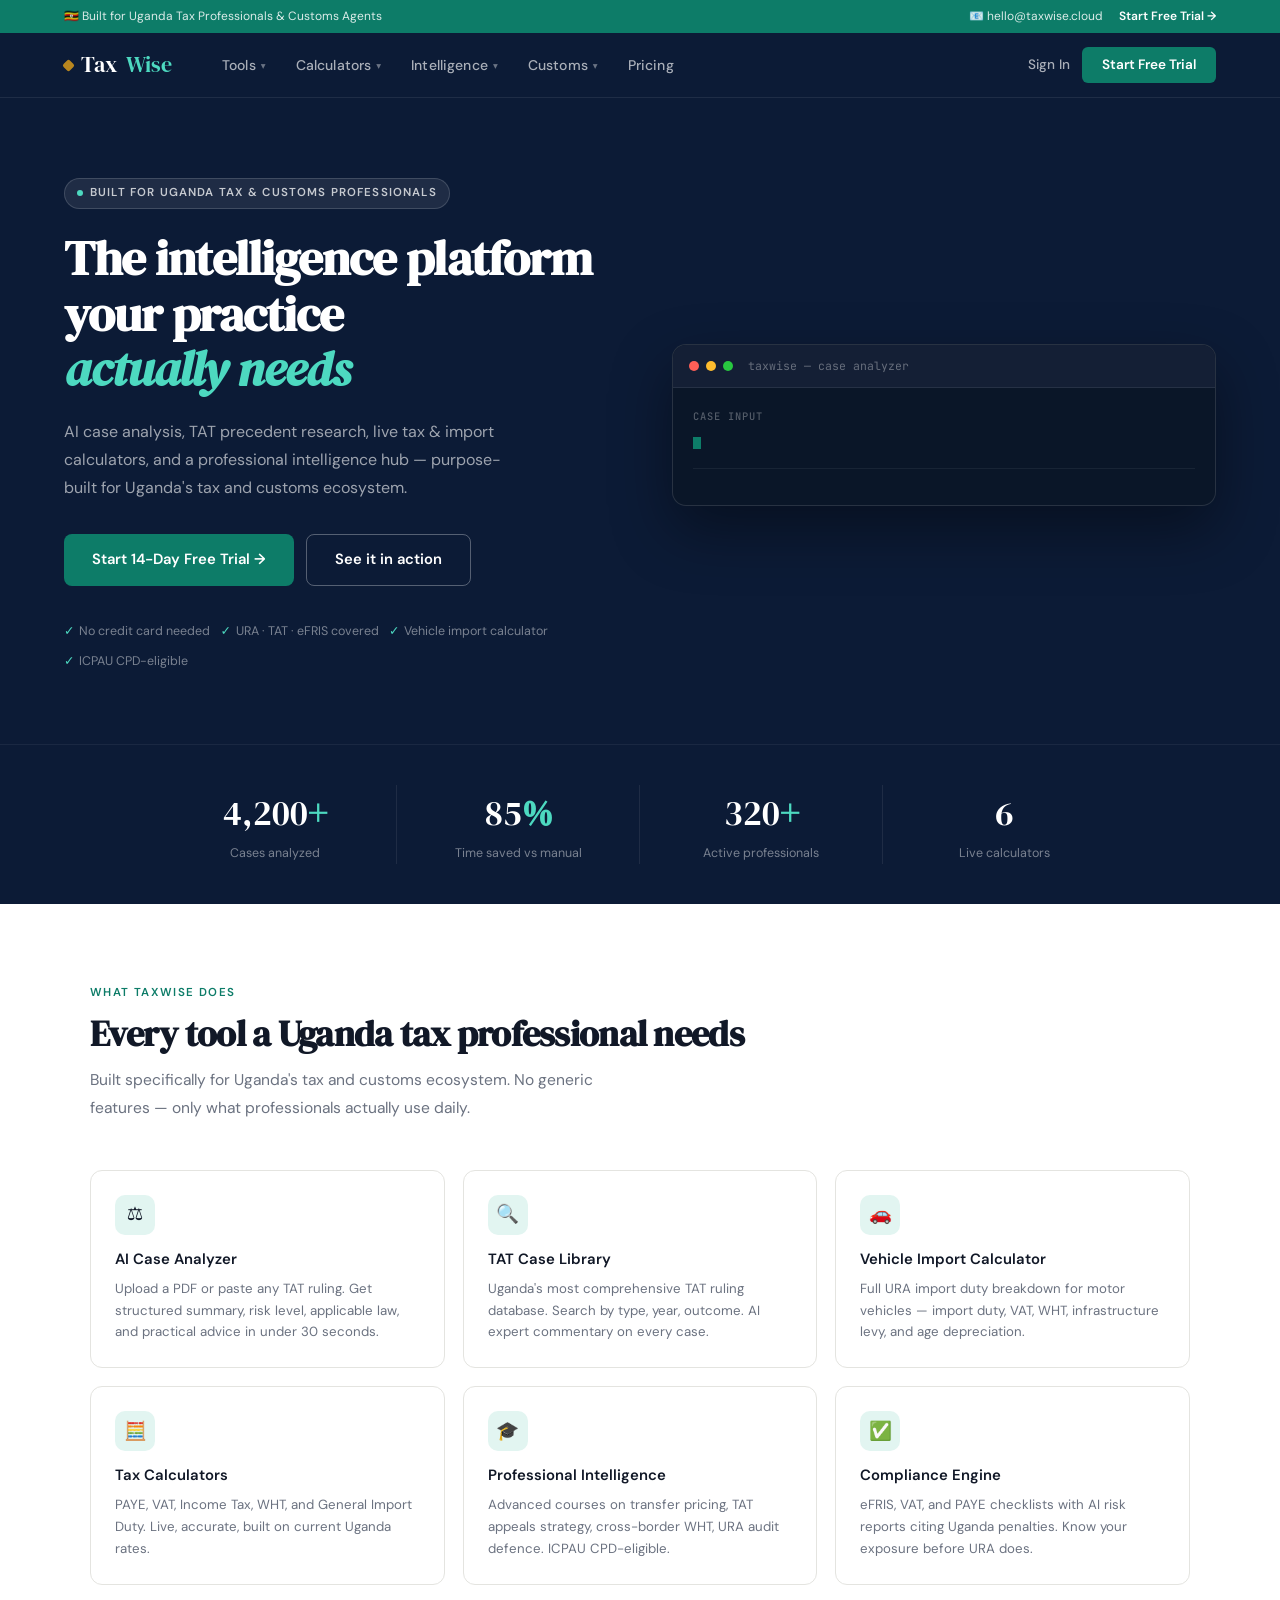
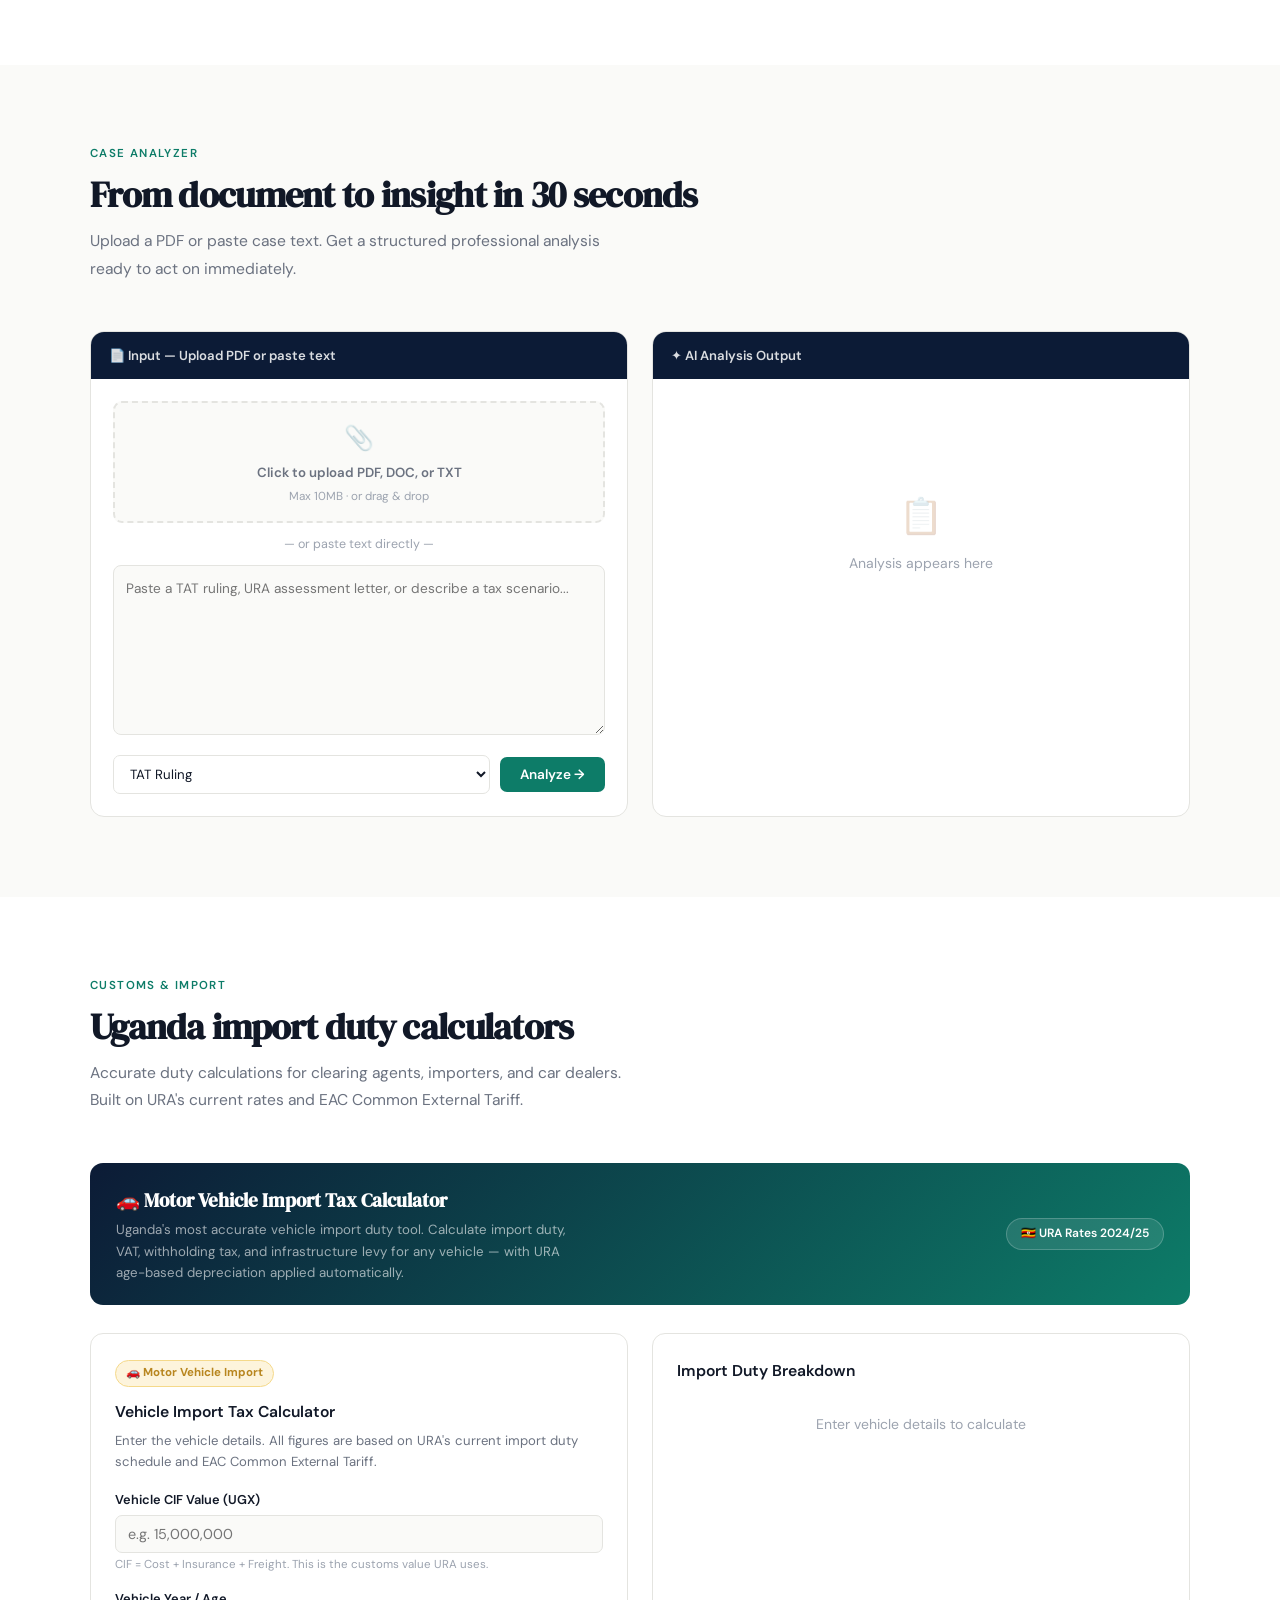
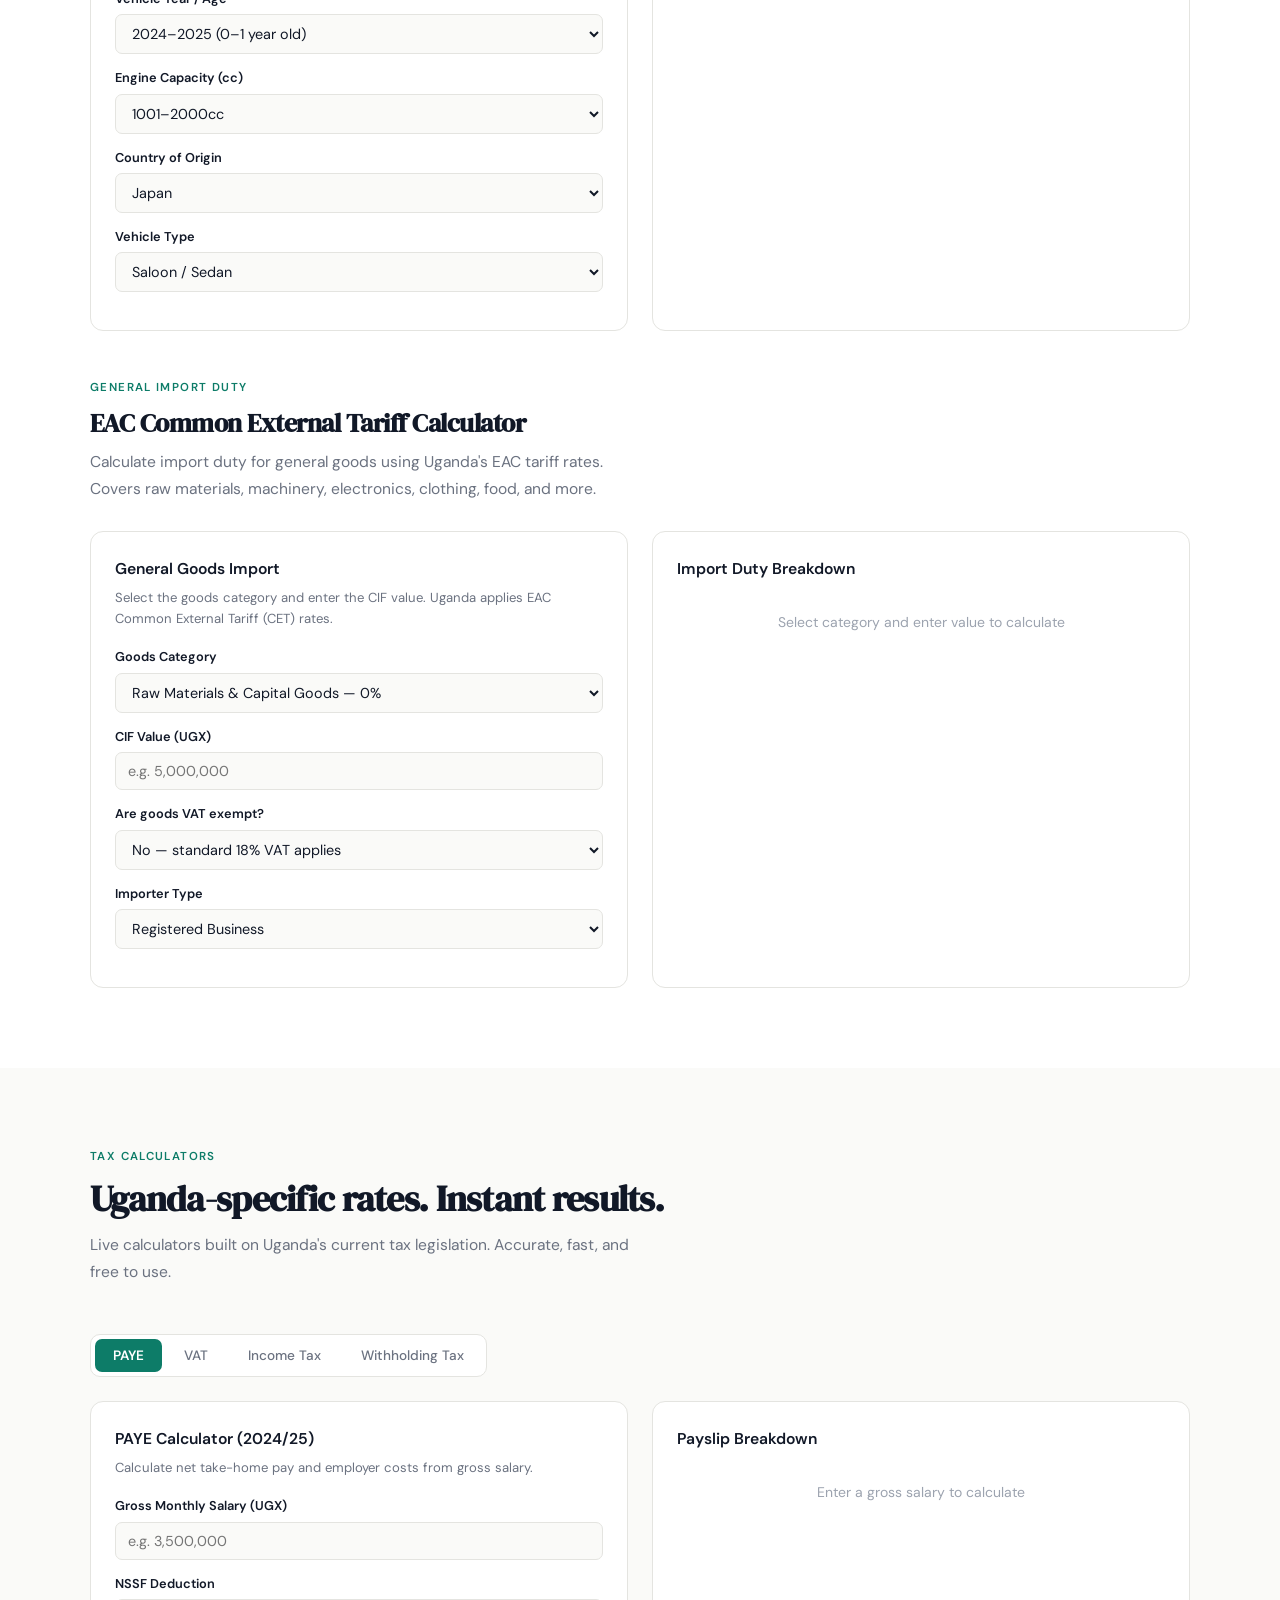
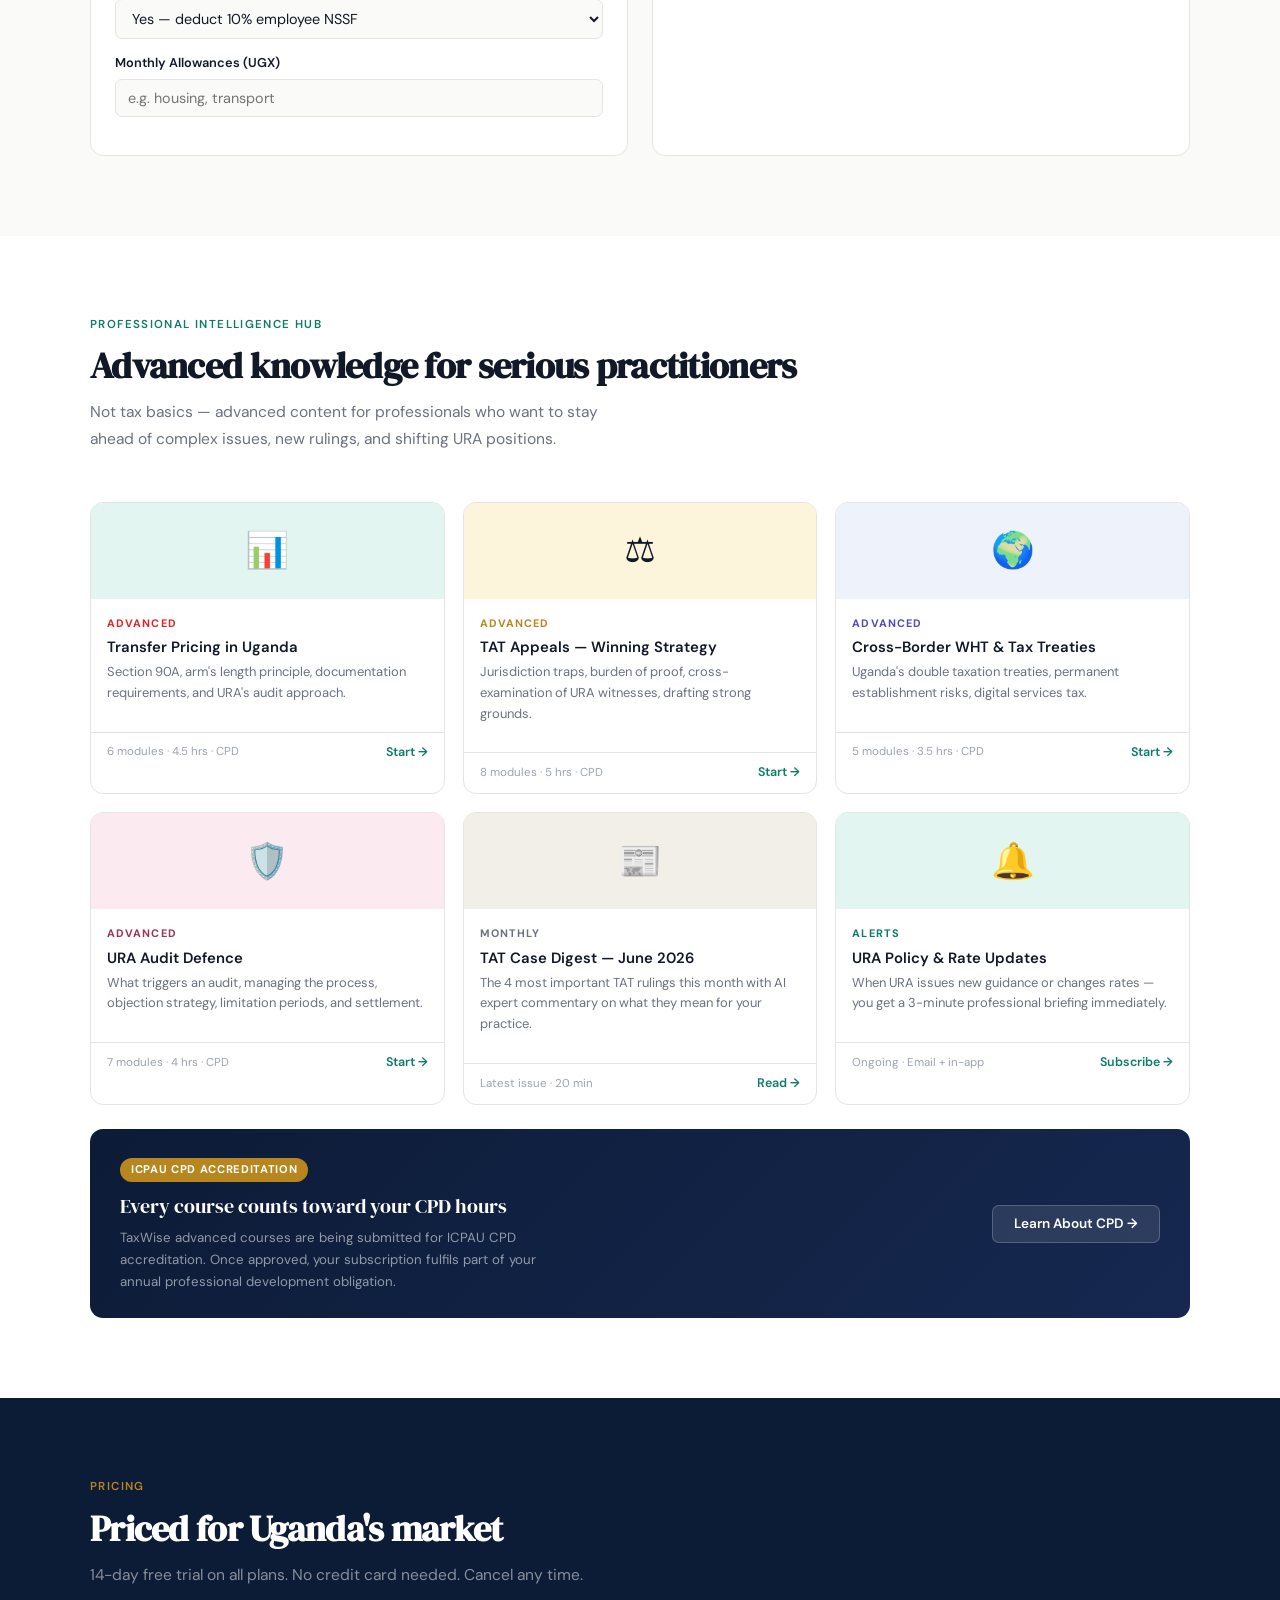
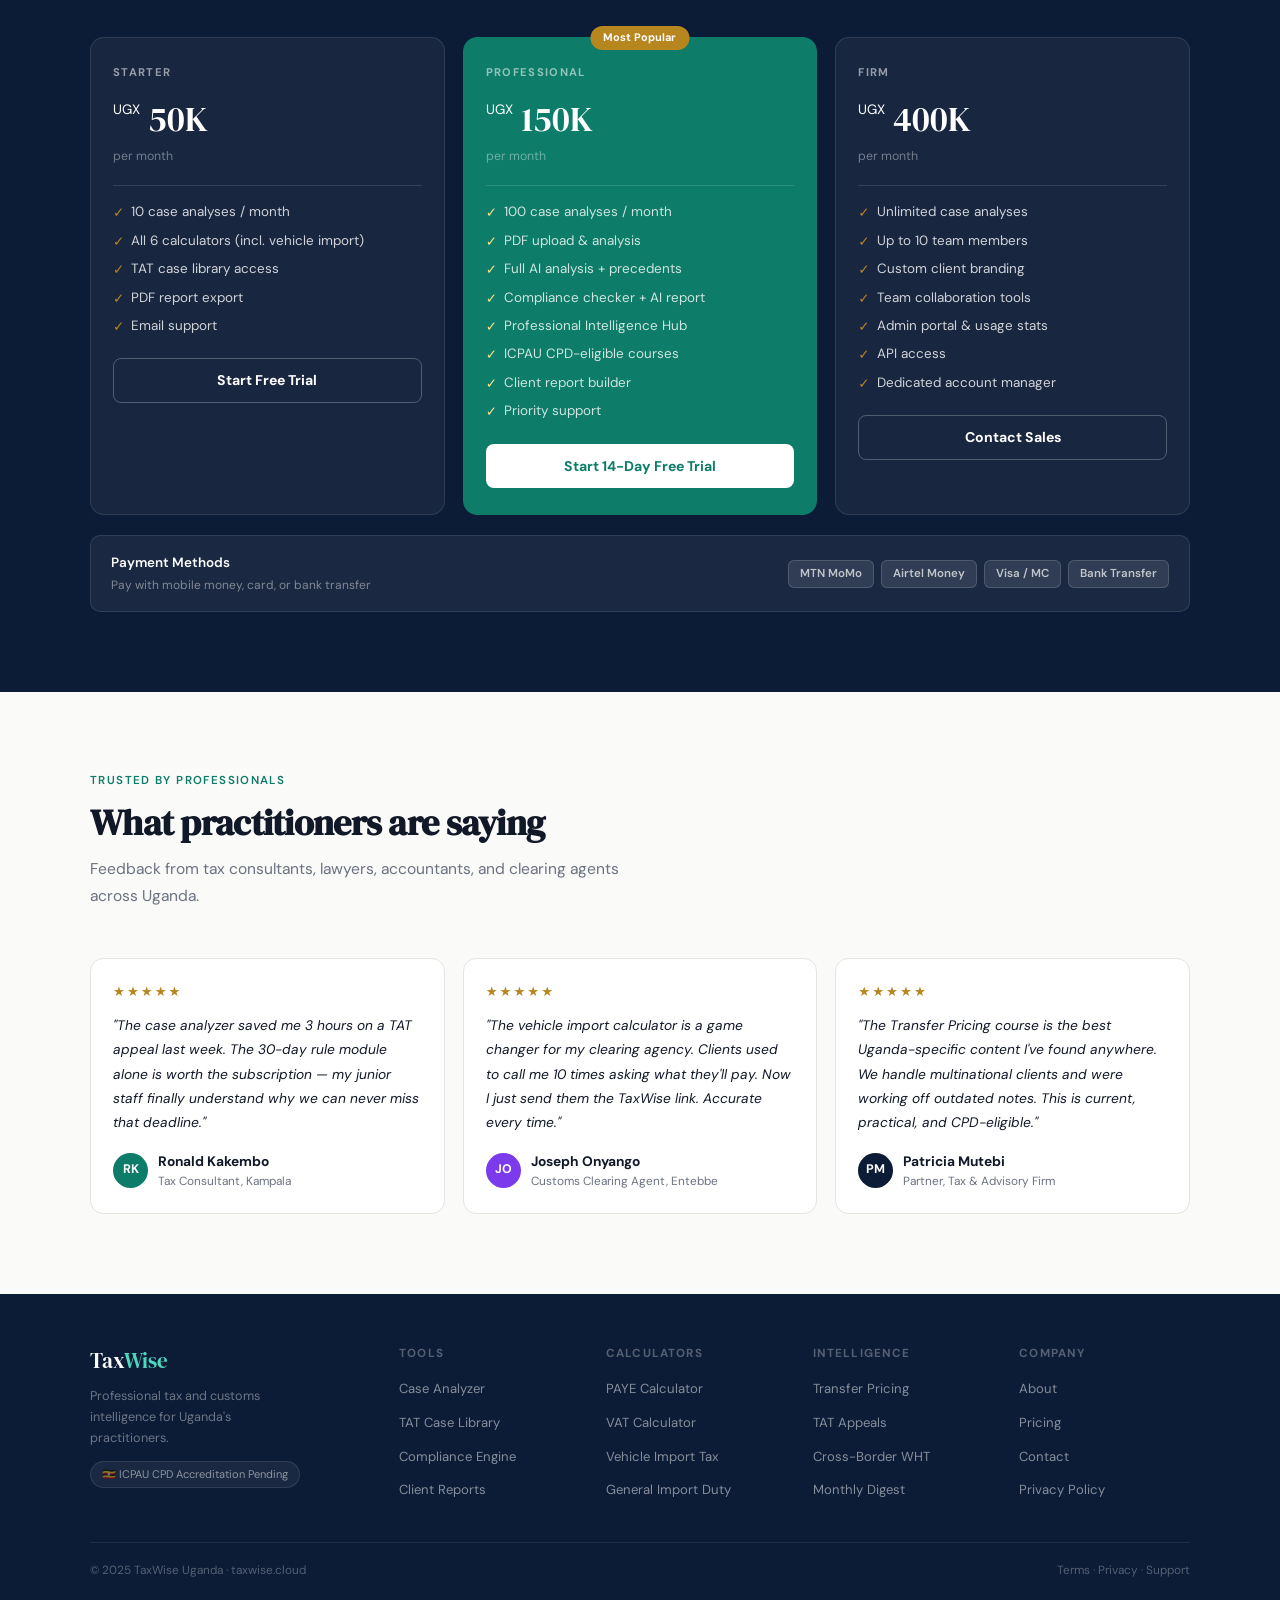
<file: index.html>
<!DOCTYPE html>
<html lang="en">
<head>
<meta charset="UTF-8"/>
<meta name="viewport" content="width=device-width,initial-scale=1.0"/>
<title>TaxWise Uganda — Professional Tax Intelligence Platform</title>
<link rel="preconnect" href="https://fonts.googleapis.com"/>
<link href="https://fonts.googleapis.com/css2?family=DM+Serif+Display:ital@0;1&family=DM+Sans:wght@300;400;500;600&family=JetBrains+Mono:wght@400;500&display=swap" rel="stylesheet"/>
<style>
*,*::before,*::after{box-sizing:border-box;margin:0;padding:0}
:root{
  --navy:#0C1B36;--navy2:#162444;
  --ink:#111827;--slate:#6B7280;--slate2:#9CA3AF;
  --warm:#FAFAF8;--white:#FFFFFF;
  --teal:#0D7C68;--teal2:#0a6356;--teal-l:#E2F5F1;--teal-m:#B6E5DC;
  --gold:#B8861F;--gold-l:#FDF4DC;--gold-m:#F5D98A;
  --border:#E4E4E0;--border2:#D1D5DB;
  --red:#DC2626;--red-l:#FEE2E2;
  --green:#16A34A;--green-l:#DCFCE7;
  --ff-serif:'DM Serif Display',Georgia,serif;
  --ff-sans:'DM Sans',system-ui,sans-serif;
  --ff-mono:'JetBrains Mono',monospace;
}
html{scroll-behavior:smooth}
body{font-family:var(--ff-sans);background:var(--warm);color:var(--ink);line-height:1.6;-webkit-font-smoothing:antialiased}

/* ══ TOP BAR ══ */
.topbar{background:var(--teal);padding:7px 5%;display:flex;align-items:center;justify-content:space-between;font-size:.75rem;color:rgba(255,255,255,.85)}
.topbar a{color:var(--white);text-decoration:none;font-weight:600}
.topbar-right{display:flex;gap:16px;align-items:center}

/* ══ MEGA NAV ══ */
.nav-wrap{background:var(--navy);border-bottom:1px solid rgba(255,255,255,.08);position:sticky;top:0;z-index:300}
.nav-main{max-width:1280px;margin:0 auto;padding:0 5%;display:flex;align-items:center;height:64px;gap:0}
.logo{font-family:var(--ff-serif);font-size:1.4rem;color:var(--white);display:flex;align-items:center;gap:8px;text-decoration:none;margin-right:36px;flex-shrink:0}
.logo-gem{width:9px;height:9px;background:var(--gold);border-radius:2px;transform:rotate(45deg);flex-shrink:0}
.logo span{color:#4DD9C0}
.nav-items{display:flex;align-items:center;flex:1;gap:2px}
.nav-item{position:relative}
.nav-link{display:flex;align-items:center;gap:5px;padding:0 14px;height:64px;color:rgba(255,255,255,.65);font-size:.875rem;font-weight:500;text-decoration:none;transition:color .2s;border:none;background:transparent;cursor:pointer;font-family:var(--ff-sans);letter-spacing:.01em;white-space:nowrap}
.nav-link:hover,.nav-link.active{color:var(--white)}
.nav-link .chevron{font-size:.6rem;transition:transform .2s;opacity:.6}
.nav-item:hover .chevron{transform:rotate(180deg)}
.nav-item:hover > .nav-link{color:var(--white)}
.nav-item:hover > .nav-link::after{content:'';position:absolute;bottom:0;left:0;right:0;height:2px;background:var(--teal)}

/* Dropdown */
.dropdown{position:absolute;top:100%;left:0;background:var(--white);border-radius:0 0 12px 12px;box-shadow:0 16px 48px rgba(0,0,0,.18);min-width:280px;opacity:0;visibility:hidden;transform:translateY(-6px);transition:all .18s;z-index:400;border-top:2px solid var(--teal)}
.nav-item:hover .dropdown{opacity:1;visibility:visible;transform:translateY(0)}
.dropdown-inner{padding:16px}
.dd-section{margin-bottom:14px}
.dd-section:last-child{margin-bottom:0}
.dd-label{font-size:.68rem;font-weight:700;text-transform:uppercase;letter-spacing:.1em;color:var(--slate2);padding:0 10px;margin-bottom:6px}
.dd-item{display:flex;align-items:flex-start;gap:10px;padding:8px 10px;border-radius:8px;text-decoration:none;transition:background .15s;cursor:pointer}
.dd-item:hover{background:var(--warm)}
.dd-icon{width:32px;height:32px;border-radius:8px;display:flex;align-items:center;justify-content:center;font-size:1rem;flex-shrink:0}
.dd-text{flex:1}
.dd-title{font-size:.85rem;font-weight:600;color:var(--ink);margin-bottom:1px}
.dd-desc{font-size:.75rem;color:var(--slate);line-height:1.4}
.dd-divider{height:1px;background:var(--border);margin:10px 0}

/* Wide dropdown for calculators */
.dropdown.wide{min-width:520px;left:50%;transform:translateX(-50%) translateY(-6px)}
.nav-item:hover .dropdown.wide{transform:translateX(-50%) translateY(0)}
.wide-grid{display:grid;grid-template-columns:1fr 1fr;gap:4px}

/* Nav right */
.nav-right{display:flex;align-items:center;gap:12px;margin-left:auto}
.nav-login{color:rgba(255,255,255,.65);font-size:.85rem;font-weight:500;text-decoration:none;transition:color .2s}
.nav-login:hover{color:var(--white)}
.nav-cta{background:var(--teal);color:var(--white);padding:.45rem 1.25rem;border-radius:6px;font-size:.85rem;font-weight:600;text-decoration:none;transition:background .2s;white-space:nowrap}
.nav-cta:hover{background:var(--teal2)}

/* Mobile hamburger */
.hamburger{display:none;flex-direction:column;gap:5px;cursor:pointer;padding:8px;background:none;border:none;margin-left:auto}
.hamburger span{display:block;width:22px;height:2px;background:rgba(255,255,255,.7);border-radius:2px;transition:all .2s}
.mobile-menu{display:none;background:var(--navy);border-top:1px solid rgba(255,255,255,.08);padding:16px 5%}
.mobile-menu.open{display:block}
.mobile-link{display:block;padding:10px 0;color:rgba(255,255,255,.7);text-decoration:none;font-size:.9rem;font-weight:500;border-bottom:1px solid rgba(255,255,255,.06)}
.mobile-link:last-child{border-bottom:none}

/* ══ HERO ══ */
.hero-wrap{background:var(--navy)}
.hero{max-width:1280px;margin:0 auto;padding:80px 5% 72px;display:grid;grid-template-columns:1fr 1fr;gap:64px;align-items:center}
.hero-eyebrow{display:inline-flex;align-items:center;gap:7px;background:rgba(255,255,255,.08);border:1px solid rgba(255,255,255,.15);color:rgba(255,255,255,.75);font-size:.72rem;font-weight:600;letter-spacing:.1em;text-transform:uppercase;padding:5px 12px;border-radius:20px;margin-bottom:22px}
.hero-eyebrow::before{content:'';width:6px;height:6px;background:#4DD9C0;border-radius:50%;display:inline-block}
.hero h1{font-family:var(--ff-serif);font-size:clamp(2.1rem,3.8vw,3.4rem);color:var(--white);line-height:1.15;margin-bottom:20px;letter-spacing:-.02em}
.hero h1 em{font-style:italic;color:#4DD9C0}
.hero-sub{color:rgba(255,255,255,.6);font-size:1rem;line-height:1.75;margin-bottom:32px;max-width:460px}
.hero-btns{display:flex;gap:12px;flex-wrap:wrap;margin-bottom:36px}
.btn-hero{background:var(--teal);color:var(--white);padding:.8rem 1.75rem;border-radius:8px;font-weight:600;font-size:.925rem;text-decoration:none;transition:all .2s;border:none;cursor:pointer;display:inline-flex;align-items:center;gap:7px;font-family:var(--ff-sans)}
.btn-hero:hover{background:var(--teal2);transform:translateY(-1px)}
.btn-ghost{background:transparent;color:var(--white);padding:.8rem 1.75rem;border-radius:8px;font-weight:600;font-size:.925rem;text-decoration:none;border:1px solid rgba(255,255,255,.3);transition:all .2s}
.btn-ghost:hover{background:rgba(255,255,255,.08)}
.hero-trust{display:flex;align-items:center;gap:10px;font-size:.78rem;color:rgba(255,255,255,.45);flex-wrap:wrap}
.hero-trust span{display:flex;align-items:center;gap:5px}
.hero-trust span::before{content:'✓';color:#4DD9C0}

/* Terminal card */
.hero-card{background:#0a1628;border:1px solid rgba(255,255,255,.12);border-radius:14px;overflow:hidden;box-shadow:0 24px 60px rgba(0,0,0,.4)}
.t-bar{background:#141f35;border-bottom:1px solid rgba(255,255,255,.08);padding:12px 16px;display:flex;align-items:center;gap:7px}
.t-dot{width:10px;height:10px;border-radius:50%}
.t-dot.r{background:#FF5F57}.t-dot.y{background:#FEBC2E}.t-dot.g{background:#28C840}
.t-label-bar{margin-left:8px;font-family:var(--ff-mono);font-size:.72rem;color:rgba(255,255,255,.35)}
.t-body{padding:20px}
.t-label{font-family:var(--ff-mono);font-size:.65rem;font-weight:500;letter-spacing:.1em;text-transform:uppercase;color:rgba(255,255,255,.3);margin-bottom:6px}
.t-input{font-family:var(--ff-mono);font-size:.78rem;color:rgba(255,255,255,.7);line-height:1.65;margin-bottom:16px;border-bottom:1px solid rgba(255,255,255,.06);padding-bottom:16px}
.t-cursor{display:inline-block;width:8px;height:1em;background:var(--teal);vertical-align:text-bottom;animation:blink 1s step-end infinite}
@keyframes blink{50%{opacity:0}}
.t-analyzing{display:flex;align-items:center;gap:8px;font-size:.75rem;color:var(--teal);font-family:var(--ff-mono);margin-bottom:14px}
.t-spin{animation:spin .7s linear infinite;display:inline-block}
@keyframes spin{to{transform:rotate(360deg)}}
.t-result{display:none}
.t-result.show{display:block}
.t-sec{margin-bottom:12px}
.t-sec-title{font-size:.65rem;font-weight:600;letter-spacing:.1em;text-transform:uppercase;color:var(--teal);margin-bottom:4px;font-family:var(--ff-mono)}
.t-sec p{font-size:.8rem;color:rgba(255,255,255,.75);line-height:1.6}
.t-verdict{background:rgba(184,134,31,.12);border-left:3px solid var(--gold);padding:9px 12px;border-radius:0 6px 6px 0;font-size:.8rem;color:rgba(255,255,255,.8);margin-bottom:12px}
.t-tags{display:flex;gap:5px;flex-wrap:wrap}
.t-tag{font-size:.68rem;font-weight:600;padding:3px 8px;border-radius:12px;background:rgba(13,124,104,.2);color:#4DD9C0;border:1px solid rgba(13,124,104,.3);font-family:var(--ff-mono)}
.risk-high{background:rgba(220,38,38,.15);color:#FCA5A5;border:1px solid rgba(220,38,38,.25);font-size:.7rem;font-weight:700;padding:3px 10px;border-radius:12px;display:inline-block}

/* ══ STATS ══ */
.stats-wrap{background:var(--navy);border-top:1px solid rgba(255,255,255,.06)}
.stats-band{max-width:1100px;margin:0 auto;padding:40px 5%;display:grid;grid-template-columns:repeat(4,1fr)}
.stat-item{padding:0 20px;text-align:center;border-right:1px solid rgba(255,255,255,.08)}
.stat-item:last-child{border-right:none}
.stat-num{font-family:var(--ff-serif);font-size:2.2rem;color:var(--white)}
.stat-num b{color:#4DD9C0}
.stat-desc{font-size:.78rem;color:rgba(255,255,255,.45);margin-top:3px}

/* ══ SECTIONS ══ */
section{padding:80px 5%}
.s-inner{max-width:1100px;margin:0 auto}
.s-tag{font-size:.72rem;font-weight:600;color:var(--teal);text-transform:uppercase;letter-spacing:.12em;margin-bottom:10px}
.s-title{font-family:var(--ff-serif);font-size:clamp(1.7rem,2.8vw,2.4rem);color:var(--ink);margin-bottom:12px;line-height:1.2;letter-spacing:-.02em}
.s-sub{color:var(--slate);max-width:540px;line-height:1.75;margin-bottom:48px;font-size:.975rem}

/* ══ FEATURES ══ */
.feat-grid{display:grid;grid-template-columns:repeat(3,1fr);gap:18px}
.feat-card{border:1px solid var(--border);border-radius:12px;padding:24px;background:var(--white);transition:all .2s}
.feat-card:hover{border-color:var(--teal-m);box-shadow:0 4px 20px rgba(13,124,104,.08);transform:translateY(-2px)}
.feat-icon{width:40px;height:40px;background:var(--teal-l);border-radius:10px;display:flex;align-items:center;justify-content:center;font-size:1.15rem;margin-bottom:13px}
.feat-card h3{font-size:.93rem;font-weight:600;color:var(--ink);margin-bottom:6px}
.feat-card p{font-size:.83rem;color:var(--slate);line-height:1.65}

/* ══ PANELS ══ */
.panel{background:var(--white);border:1px solid var(--border);border-radius:14px;overflow:hidden}
.panel-head{background:var(--navy);padding:13px 18px;display:flex;align-items:center;gap:8px;font-size:.82rem;font-weight:600;color:rgba(255,255,255,.85)}
.panel-body{padding:22px}
.analyzer-layout{display:grid;grid-template-columns:1fr 1fr;gap:24px}
textarea.case-input{width:100%;border:1px solid var(--border);border-radius:8px;padding:12px;font-family:var(--ff-sans);font-size:.85rem;color:var(--ink);resize:vertical;min-height:170px;outline:none;background:var(--warm);transition:border-color .2s;line-height:1.6}
textarea.case-input:focus{border-color:var(--teal);background:var(--white)}
.upload-zone{border:2px dashed var(--border);border-radius:9px;padding:16px;text-align:center;cursor:pointer;margin-bottom:12px;transition:all .15s;background:var(--warm)}
.upload-zone:hover{border-color:var(--teal);background:var(--teal-l)}
.or-div{text-align:center;font-size:.78rem;color:var(--slate2);margin:10px 0}
.panel-controls{display:flex;gap:10px;margin-top:12px;align-items:center}
select.ps{flex:1;border:1px solid var(--border);border-radius:7px;padding:9px 12px;font-family:var(--ff-sans);font-size:.83rem;background:var(--white);color:var(--ink);outline:none}
.btn-analyze{background:var(--teal);color:var(--white);border:none;padding:9px 20px;border-radius:7px;font-weight:600;font-size:.85rem;cursor:pointer;transition:background .2s;font-family:var(--ff-sans);display:flex;align-items:center;gap:6px;white-space:nowrap}
.btn-analyze:hover{background:var(--teal2)}
.btn-analyze:disabled{opacity:.55;cursor:not-allowed}
.r-placeholder{display:flex;flex-direction:column;align-items:center;justify-content:center;min-height:260px;color:var(--slate2)}
.r-content{display:none}
.r-content.show{display:block}
.r-sec{margin-bottom:13px}
.r-lbl{font-size:.68rem;font-weight:700;text-transform:uppercase;letter-spacing:.1em;color:var(--teal);margin-bottom:4px}
.r-sec p{font-size:.875rem;color:var(--ink);line-height:1.7}
.verdict-box{border-left:3px solid var(--gold);background:var(--gold-l);padding:10px 13px;border-radius:0 7px 7px 0;font-size:.875rem}
.r-tags{display:flex;gap:6px;flex-wrap:wrap;margin-top:4px}
.r-tag{font-size:.7rem;font-weight:600;padding:3px 9px;border-radius:12px;background:var(--teal-l);color:var(--teal2);border:1px solid var(--teal-m)}
.risk-row{display:flex;align-items:center;gap:8px;margin-top:6px}
.rp{font-size:.72rem;font-weight:700;padding:3px 10px;border-radius:20px;text-transform:uppercase}
.rp-high{background:var(--red-l);color:var(--red)}
.rp-med{background:var(--gold-l);color:var(--gold)}
.rp-low{background:var(--teal-l);color:var(--teal)}
.dl-btn{display:inline-flex;align-items:center;gap:6px;background:var(--warm);border:1px solid var(--border);color:var(--ink);padding:7px 14px;border-radius:7px;font-size:.8rem;font-weight:600;cursor:pointer;transition:all .15s;margin-top:12px;font-family:var(--ff-sans)}
.dl-btn:hover{border-color:var(--teal);color:var(--teal)}

/* ══ CALCULATORS ══ */
.calc-tabs{display:flex;gap:4px;background:var(--white);border:1px solid var(--border);border-radius:10px;padding:4px;margin-bottom:24px;flex-wrap:wrap;width:fit-content}
.calc-tab{padding:8px 18px;border-radius:7px;border:none;cursor:pointer;font-family:var(--ff-sans);font-size:.85rem;font-weight:500;color:var(--slate);background:transparent;transition:all .15s;white-space:nowrap}
.calc-tab.active{background:var(--teal);color:var(--white);font-weight:600}
.calc-tab:hover:not(.active){background:var(--warm);color:var(--ink)}
.calc-panel{display:none}
.calc-panel.active{display:grid;grid-template-columns:1fr 1fr;gap:24px}
.calc-form,.calc-result{background:var(--white);border:1px solid var(--border);border-radius:13px;padding:24px}
.calc-form h3,.calc-result h3{font-size:.98rem;font-weight:600;color:var(--ink);margin-bottom:6px}
.calc-desc{font-size:.82rem;color:var(--slate);margin-bottom:18px;line-height:1.6}
.field{margin-bottom:14px}
.field label{display:block;font-size:.8rem;font-weight:600;color:var(--ink);margin-bottom:5px}
.field input,.field select{width:100%;border:1px solid var(--border);border-radius:7px;padding:9px 12px;font-family:var(--ff-sans);font-size:.9rem;outline:none;background:var(--warm);color:var(--ink);transition:border-color .2s}
.field input:focus,.field select:focus{border-color:var(--teal);background:var(--white)}
.field .hint{font-size:.72rem;color:var(--slate2);margin-top:3px}
.rrow{display:flex;justify-content:space-between;align-items:center;padding:8px 0;border-bottom:1px solid var(--border);font-size:.875rem}
.rrow:last-child{border-bottom:none}
.rrow .lbl{color:var(--slate)}
.rrow .val{font-weight:600;color:var(--ink);font-family:var(--ff-mono);font-size:.83rem}
.rrow.total{background:var(--teal-l);border-radius:8px;padding:11px 12px;margin-top:8px;border-bottom:none}
.rrow.total .lbl{color:var(--teal2);font-weight:600}
.rrow.total .val{color:var(--teal);font-size:.98rem;font-weight:700}
.rrow.deduct .val{color:var(--red)}
.rrow.credit .val{color:var(--green)}
.rrow.sub-total{background:var(--warm);border-radius:6px;padding:8px 12px;margin-top:4px;border-bottom:none}
.rrow.sub-total .val{color:var(--navy)}
.calc-note{font-size:.73rem;color:var(--slate2);margin-top:12px;line-height:1.6;border-top:1px solid var(--border);padding-top:10px}
.btn-calc{background:var(--teal);color:var(--white);border:none;padding:10px 22px;border-radius:7px;font-weight:600;font-size:.875rem;cursor:pointer;font-family:var(--ff-sans);width:100%;margin-top:4px;transition:background .2s}
.btn-calc:hover{background:var(--teal2)}
.empty-result{color:var(--slate2);font-size:.875rem;padding:24px 0;text-align:center}

/* Vehicle calc special */
.vehicle-badge{display:inline-flex;align-items:center;gap:6px;background:var(--gold-l);border:1px solid var(--gold-m);color:var(--gold);font-size:.72rem;font-weight:700;padding:3px 10px;border-radius:20px;margin-bottom:12px}
.customs-banner{background:linear-gradient(135deg,#0C1B36 0%,#0D7C68 100%);border-radius:13px;padding:22px 26px;display:flex;align-items:center;justify-content:space-between;gap:20px;margin-bottom:28px}
.cb-text h3{font-family:var(--ff-serif);font-size:1.2rem;color:var(--white);margin-bottom:4px}
.cb-text p{font-size:.83rem;color:rgba(255,255,255,.6);max-width:460px;line-height:1.6}
.cb-badge{background:rgba(255,255,255,.1);border:1px solid rgba(255,255,255,.2);color:var(--white);font-size:.75rem;font-weight:600;padding:5px 14px;border-radius:20px;white-space:nowrap;flex-shrink:0}

/* ══ INTELLIGENCE HUB ══ */
.intel-grid{display:grid;grid-template-columns:repeat(3,1fr);gap:18px;margin-bottom:24px}
.intel-card{border:1px solid var(--border);border-radius:13px;overflow:hidden;cursor:pointer;transition:all .2s}
.intel-card:hover{border-color:var(--teal-m);box-shadow:0 6px 24px rgba(13,124,104,.09);transform:translateY(-2px)}
.intel-thumb{height:96px;display:flex;align-items:center;justify-content:center;font-size:2.2rem}
.intel-body{padding:16px}
.intel-level{font-size:.68rem;font-weight:700;text-transform:uppercase;letter-spacing:.1em;margin-bottom:5px}
.intel-card h4{font-size:.93rem;font-weight:600;color:var(--ink);margin-bottom:5px;line-height:1.35}
.intel-card p{font-size:.81rem;color:var(--slate);line-height:1.6;margin-bottom:12px}
.intel-footer{border-top:1px solid var(--border);padding:10px 16px;display:flex;justify-content:space-between;align-items:center}
.intel-meta{font-size:.72rem;color:var(--slate2)}
.intel-btn{font-size:.78rem;font-weight:600;color:var(--teal);text-decoration:none}
.cpd-banner{background:linear-gradient(135deg,var(--navy) 0%,#162850 100%);border-radius:13px;padding:26px 30px;display:flex;align-items:center;justify-content:space-between;gap:20px}
.cpd-badge{background:var(--gold);color:var(--white);font-size:.7rem;font-weight:700;padding:3px 11px;border-radius:20px;text-transform:uppercase;letter-spacing:.06em;margin-bottom:8px;display:inline-block}
.cpd-title{font-family:var(--ff-serif);font-size:1.25rem;color:var(--white);margin-bottom:5px}
.cpd-sub{font-size:.83rem;color:rgba(255,255,255,.55);line-height:1.65;max-width:460px}
.cpd-btn{background:rgba(255,255,255,.1);border:1px solid rgba(255,255,255,.2);color:var(--white);padding:.6rem 1.3rem;border-radius:7px;font-size:.85rem;font-weight:600;white-space:nowrap;cursor:pointer;font-family:var(--ff-sans)}
.cpd-btn:hover{background:rgba(255,255,255,.18)}

/* ══ PRICING ══ */
.pricing-bg{background:var(--navy)}
.pricing-bg .s-title{color:var(--white)}
.pricing-bg .s-sub{color:rgba(255,255,255,.5)}
.pricing-bg .s-tag{color:var(--gold)}
.price-grid{display:grid;grid-template-columns:repeat(3,1fr);gap:18px}
.price-card{background:rgba(255,255,255,.05);border:1px solid rgba(255,255,255,.1);border-radius:14px;padding:26px 22px;position:relative}
.price-card.pop{background:var(--teal);border-color:var(--teal)}
.pop-badge{position:absolute;top:-12px;left:50%;transform:translateX(-50%);background:var(--gold);color:var(--white);font-size:.68rem;font-weight:700;padding:3px 13px;border-radius:20px;white-space:nowrap}
.price-plan{font-size:.7rem;font-weight:700;letter-spacing:.12em;text-transform:uppercase;color:rgba(255,255,255,.55);margin-bottom:9px}
.price-amount{font-family:var(--ff-serif);font-size:2.2rem;color:var(--white)}
.price-amount sup{font-family:var(--ff-sans);font-size:.85rem;vertical-align:top;margin-top:8px;display:inline-block}
.price-period{font-size:.77rem;color:rgba(255,255,255,.4);margin-bottom:18px}
.price-div{border:none;border-top:1px solid rgba(255,255,255,.12);margin:16px 0}
.price-feats{list-style:none;display:flex;flex-direction:column;gap:8px;margin-bottom:22px}
.price-feats li{font-size:.84rem;color:rgba(255,255,255,.8);display:flex;gap:7px;align-items:flex-start;line-height:1.45}
.price-feats li::before{content:'✓';color:var(--gold);font-weight:700;flex-shrink:0;margin-top:1px}
.price-card.pop .price-feats li::before{color:#FFE08A}
.btn-price{display:block;text-align:center;padding:10px;border-radius:8px;font-weight:700;font-size:.88rem;cursor:pointer;font-family:var(--ff-sans);transition:all .2s;text-decoration:none;border:1.5px solid rgba(255,255,255,.25);color:var(--white);background:transparent}
.btn-price:hover{background:rgba(255,255,255,.1)}
.price-card.pop .btn-price{background:var(--white);color:var(--teal);border-color:transparent}
.payment-row{background:rgba(255,255,255,.06);border:1px solid rgba(255,255,255,.1);border-radius:10px;padding:16px 20px;display:flex;align-items:center;justify-content:space-between;margin-top:20px;flex-wrap:wrap;gap:12px}
.pay-chips{display:flex;gap:7px;flex-wrap:wrap}
.pay-chip{background:rgba(255,255,255,.1);border:1px solid rgba(255,255,255,.15);border-radius:6px;padding:4px 11px;font-size:.72rem;font-weight:600;color:rgba(255,255,255,.7)}

/* ══ TESTIMONIALS ══ */
.testi-grid{display:grid;grid-template-columns:repeat(3,1fr);gap:18px}
.testi-card{background:var(--white);border:1px solid var(--border);border-radius:13px;padding:22px}
.stars{color:var(--gold);font-size:.83rem;margin-bottom:11px;letter-spacing:2px}
.testi-card blockquote{font-size:.86rem;color:var(--ink);line-height:1.75;margin-bottom:16px;font-style:italic}
.testi-author{display:flex;align-items:center;gap:10px}
.avatar{width:35px;height:35px;border-radius:50%;display:flex;align-items:center;justify-content:center;font-size:.78rem;font-weight:700;color:var(--white);flex-shrink:0}
.av1{background:var(--teal)}.av2{background:var(--navy)}.av3{background:var(--gold)}.av4{background:#7C3AED}
.author-name{font-size:.86rem;font-weight:700;color:var(--ink)}
.author-role{font-size:.74rem;color:var(--slate)}

/* ══ FOOTER ══ */
footer{background:var(--navy);padding:50px 5% 26px}
.footer-inner{max-width:1100px;margin:0 auto}
.footer-grid{display:grid;grid-template-columns:1.6fr 1fr 1fr 1fr 1fr;gap:36px;margin-bottom:40px}
.footer-logo{font-family:var(--ff-serif);font-size:1.3rem;color:var(--white);margin-bottom:9px}
.footer-logo span{color:#4DD9C0}
.footer-tagline{font-size:.79rem;color:rgba(255,255,255,.4);line-height:1.65;max-width:210px}
.footer-col h5{font-size:.73rem;font-weight:700;letter-spacing:.1em;text-transform:uppercase;color:rgba(255,255,255,.3);margin-bottom:13px}
.footer-col ul{list-style:none;display:flex;flex-direction:column;gap:8px}
.footer-col ul a{color:rgba(255,255,255,.5);font-size:.82rem;text-decoration:none;transition:color .2s}
.footer-col ul a:hover{color:var(--white)}
.footer-bottom{border-top:1px solid rgba(255,255,255,.08);padding-top:18px;display:flex;justify-content:space-between;align-items:center;font-size:.74rem;color:rgba(255,255,255,.3);flex-wrap:wrap;gap:8px}
.footer-bottom a{color:rgba(255,255,255,.3);text-decoration:none}
.icpau-badge{display:inline-flex;align-items:center;gap:5px;background:rgba(255,255,255,.06);border:1px solid rgba(255,255,255,.1);padding:4px 11px;border-radius:20px;font-size:.69rem;color:rgba(255,255,255,.5);margin-top:12px}

/* ══ RESPONSIVE ══ */
@media(max-width:1024px){
  .nav-items{display:none}
  .hamburger{display:flex}
  .nav-right{display:none}
  .hero{grid-template-columns:1fr;padding:52px 5% 48px}
  .feat-grid,.intel-grid,.testi-grid{grid-template-columns:1fr 1fr}
  .price-grid{grid-template-columns:1fr 1fr}
  .analyzer-layout{grid-template-columns:1fr}
  .calc-panel.active{grid-template-columns:1fr}
  .stats-band{grid-template-columns:1fr 1fr}
  .stat-item{padding:14px;border-right:none;border-bottom:1px solid rgba(255,255,255,.06)}
  .footer-grid{grid-template-columns:1fr 1fr 1fr}
  .cpd-banner{flex-direction:column}
}
@media(max-width:640px){
  .feat-grid,.intel-grid,.testi-grid,.price-grid{grid-template-columns:1fr}
  .price-card.pop{transform:none}
  .customs-banner{flex-direction:column}
  .topbar .topbar-right{display:none}
  .footer-grid{grid-template-columns:1fr 1fr}
}
</style>
</head>
<body>

<!-- TOP BAR -->
<div class="topbar">
  <span>🇺🇬 Built for Uganda Tax Professionals &amp; Customs Agents</span>
  <div class="topbar-right">
    <span>📧 hello@taxwise.cloud</span>
    <a href="#pricing">Start Free Trial →</a>
  </div>
</div>

<!-- MEGA NAV -->
<div class="nav-wrap">
  <div class="nav-main">
    <a href="#" class="logo"><div class="logo-gem"></div>Tax<span>Wise</span></a>

    <div class="nav-items">

      <!-- Tools dropdown -->
      <div class="nav-item">
        <button class="nav-link">Tools <span class="chevron">▾</span></button>
        <div class="dropdown">
          <div class="dropdown-inner">
            <div class="dd-label">AI-Powered</div>
            <a class="dd-item" href="#analyzer">
              <div class="dd-icon" style="background:#E2F5F1">⚖️</div>
              <div class="dd-text"><div class="dd-title">Case Analyzer</div><div class="dd-desc">Upload PDF or paste any TAT ruling for instant AI analysis</div></div>
            </a>
            <a class="dd-item" href="#compliance">
              <div class="dd-icon" style="background:#E2F5F1">✅</div>
              <div class="dd-text"><div class="dd-title">Compliance Checker</div><div class="dd-desc">eFRIS, VAT, and PAYE compliance audit with AI risk report</div></div>
            </a>
            <div class="dd-divider"></div>
            <div class="dd-label">Case Research</div>
            <a class="dd-item" href="#library">
              <div class="dd-icon" style="background:#E8EDF5">🔍</div>
              <div class="dd-text"><div class="dd-title">TAT Case Library</div><div class="dd-desc">Search all Tax Appeals Tribunal rulings</div></div>
            </a>
            <a class="dd-item" href="#reports">
              <div class="dd-icon" style="background:#FDF4DC">📄</div>
              <div class="dd-text"><div class="dd-title">Client Report Builder</div><div class="dd-desc">One-click professional PDF reports for clients</div></div>
            </a>
          </div>
        </div>
      </div>

      <!-- Calculators dropdown -->
      <div class="nav-item">
        <button class="nav-link">Calculators <span class="chevron">▾</span></button>
        <div class="dropdown wide">
          <div class="dropdown-inner">
            <div class="dd-label">Tax Calculators</div>
            <div class="wide-grid">
              <a class="dd-item" href="#calculators" onclick="switchCalc('paye',document.querySelectorAll('.calc-tab')[0])">
                <div class="dd-icon" style="background:#E2F5F1">👤</div>
                <div class="dd-text"><div class="dd-title">PAYE Calculator</div><div class="dd-desc">Gross to net salary, employer cost</div></div>
              </a>
              <a class="dd-item" href="#calculators" onclick="switchCalc('vat',document.querySelectorAll('.calc-tab')[1])">
                <div class="dd-icon" style="background:#E8EDF5">🧾</div>
                <div class="dd-text"><div class="dd-title">VAT Calculator</div><div class="dd-desc">Add or extract 18% VAT instantly</div></div>
              </a>
              <a class="dd-item" href="#calculators" onclick="switchCalc('income',document.querySelectorAll('.calc-tab')[2])">
                <div class="dd-icon" style="background:#FDF4DC">📊</div>
                <div class="dd-text"><div class="dd-title">Income Tax Estimator</div><div class="dd-desc">Individual and corporate tax liability</div></div>
              </a>
              <a class="dd-item" href="#calculators" onclick="switchCalc('wht',document.querySelectorAll('.calc-tab')[3])">
                <div class="dd-icon" style="background:#FEE2E2">💸</div>
                <div class="dd-text"><div class="dd-title">Withholding Tax</div><div class="dd-desc">WHT on dividends, interest, royalties</div></div>
              </a>
            </div>
            <div class="dd-divider"></div>
            <div class="dd-label">Customs &amp; Import</div>
            <div class="wide-grid">
              <a class="dd-item" href="#customs" onclick="switchCalc('vehicle',document.querySelectorAll('.calc-tab')[4])">
                <div class="dd-icon" style="background:#FDF4DC">🚗</div>
                <div class="dd-text"><div class="dd-title">Vehicle Import Tax</div><div class="dd-desc">Full URA import duty for motor vehicles</div></div>
              </a>
              <a class="dd-item" href="#customs" onclick="switchCalc('goods',document.querySelectorAll('.calc-tab')[5])">
                <div class="dd-icon" style="background:#E2F5F1">📦</div>
                <div class="dd-text"><div class="dd-title">General Import Duty</div><div class="dd-desc">EAC tariff rates for imported goods</div></div>
              </a>
            </div>
          </div>
        </div>
      </div>

      <!-- Intelligence -->
      <div class="nav-item">
        <button class="nav-link">Intelligence <span class="chevron">▾</span></button>
        <div class="dropdown">
          <div class="dropdown-inner">
            <div class="dd-label">Advanced Courses</div>
            <a class="dd-item" href="#intelligence">
              <div class="dd-icon" style="background:#E2F5F1">📊</div>
              <div class="dd-text"><div class="dd-title">Transfer Pricing</div><div class="dd-desc">Section 90A, arm's length, URA audit defence</div></div>
            </a>
            <a class="dd-item" href="#intelligence">
              <div class="dd-icon" style="background:#FDF4DC">⚖️</div>
              <div class="dd-text"><div class="dd-title">TAT Appeals Strategy</div><div class="dd-desc">Jurisdiction, burden of proof, winning grounds</div></div>
            </a>
            <a class="dd-item" href="#intelligence">
              <div class="dd-icon" style="background:#EEF2FB">🌍</div>
              <div class="dd-text"><div class="dd-title">Cross-Border WHT</div><div class="dd-desc">Tax treaties, permanent establishment</div></div>
            </a>
            <div class="dd-divider"></div>
            <a class="dd-item" href="#intelligence">
              <div class="dd-icon" style="background:#F1EFE8">📰</div>
              <div class="dd-text"><div class="dd-title">Monthly TAT Digest</div><div class="dd-desc">Top rulings this month with AI commentary</div></div>
            </a>
          </div>
        </div>
      </div>

      <!-- Customs -->
      <div class="nav-item">
        <button class="nav-link">Customs <span class="chevron">▾</span></button>
        <div class="dropdown">
          <div class="dropdown-inner">
            <div class="dd-label">Import Tools</div>
            <a class="dd-item" href="#customs">
              <div class="dd-icon" style="background:#FDF4DC">🚗</div>
              <div class="dd-text"><div class="dd-title">Vehicle Import Calculator</div><div class="dd-desc">Full duty breakdown for motor vehicles</div></div>
            </a>
            <a class="dd-item" href="#customs">
              <div class="dd-icon" style="background:#E2F5F1">📦</div>
              <div class="dd-text"><div class="dd-title">General Goods Import</div><div class="dd-desc">EAC Common External Tariff calculator</div></div>
            </a>
            <div class="dd-divider"></div>
            <div class="dd-label">Coming Soon</div>
            <a class="dd-item" href="#customs" style="opacity:.6">
              <div class="dd-icon" style="background:#E2F5F1">🔢</div>
              <div class="dd-text"><div class="dd-title">HS Code Finder</div><div class="dd-desc">AI-powered — describe product, get HS code</div></div>
            </a>
          </div>
        </div>
      </div>

      <div class="nav-item">
        <a class="nav-link" href="#pricing">Pricing</a>
      </div>

    </div>

    <div class="nav-right">
      <a href="#" class="nav-login">Sign In</a>
      <a href="#pricing" class="nav-cta">Start Free Trial</a>
    </div>

    <!-- Mobile hamburger -->
    <button class="hamburger" onclick="toggleMobile()" id="hambtn">
      <span></span><span></span><span></span>
    </button>
  </div>

  <!-- Mobile menu -->
  <div class="mobile-menu" id="mobileMenu">
    <a class="mobile-link" href="#analyzer">⚖️ Case Analyzer</a>
    <a class="mobile-link" href="#calculators">🧮 Tax Calculators</a>
    <a class="mobile-link" href="#customs">🚗 Customs & Import</a>
    <a class="mobile-link" href="#intelligence">🎓 Intelligence Hub</a>
    <a class="mobile-link" href="#compliance">✅ Compliance Checker</a>
    <a class="mobile-link" href="#pricing">💳 Pricing</a>
    <a class="mobile-link" href="#pricing" style="color:#4DD9C0;font-weight:600">→ Start Free Trial</a>
  </div>
</div>

<!-- HERO -->
<div class="hero-wrap">
<div class="hero">
  <div>
    <div class="hero-eyebrow">Built for Uganda Tax &amp; Customs Professionals</div>
    <h1>The intelligence platform your practice<br><em>actually needs</em></h1>
    <p class="hero-sub">AI case analysis, TAT precedent research, live tax &amp; import calculators, and a professional intelligence hub — purpose-built for Uganda's tax and customs ecosystem.</p>
    <div class="hero-btns">
      <a href="#pricing" class="btn-hero">Start 14-Day Free Trial →</a>
      <a href="#analyzer" class="btn-ghost">See it in action</a>
    </div>
    <div class="hero-trust">
      <span>No credit card needed</span>
      <span>URA · TAT · eFRIS covered</span>
      <span>Vehicle import calculator</span>
      <span>ICPAU CPD-eligible</span>
    </div>
  </div>
  <div class="hero-card">
    <div class="t-bar">
      <div class="t-dot r"></div><div class="t-dot y"></div><div class="t-dot g"></div>
      <span class="t-label-bar">taxwise — case analyzer</span>
    </div>
    <div class="t-body">
      <div class="t-label">Case input</div>
      <div class="t-input"><span id="heroText"></span><span class="t-cursor" id="heroCursor"></span></div>
      <div class="t-analyzing" id="heroAnalyzing" style="display:none"><span class="t-spin">⟳</span> Analyzing with AI...</div>
      <div class="t-result" id="heroResult">
        <div class="t-sec"><div class="t-sec-title">Summary</div><p>TAT dismissed the appeal for lack of jurisdiction — taxpayer filed 45 days after URA's objection decision, exceeding the mandatory 30-day window under Section 14 of the TAT Act.</p></div>
        <div class="t-sec"><div class="t-verdict">Verdict: Appeal dismissed. Assessment of UGX 48M stands.</div></div>
        <div class="t-sec">
          <span class="risk-high">High Risk</span>
          <div class="t-tags" style="margin-top:8px"><span class="t-tag">30-Day Rule</span><span class="t-tag">Jurisdiction</span><span class="t-tag">TAT No.145/2025</span></div>
        </div>
      </div>
    </div>
  </div>
</div>
</div>

<!-- STATS -->
<div style="background:var(--navy);border-top:1px solid rgba(255,255,255,.06)">
<div class="stats-band">
  <div class="stat-item"><div class="stat-num">4,200<b>+</b></div><div class="stat-desc">Cases analyzed</div></div>
  <div class="stat-item"><div class="stat-num">85<b>%</b></div><div class="stat-desc">Time saved vs manual</div></div>
  <div class="stat-item"><div class="stat-num">320<b>+</b></div><div class="stat-desc">Active professionals</div></div>
  <div class="stat-item"><div class="stat-num">6<b></b></div><div class="stat-desc">Live calculators</div></div>
</div>
</div>

<!-- FEATURES -->
<section style="background:var(--white)" id="features">
<div class="s-inner">
  <div class="s-tag">What TaxWise Does</div>
  <h2 class="s-title">Every tool a Uganda tax professional needs</h2>
  <p class="s-sub">Built specifically for Uganda's tax and customs ecosystem. No generic features — only what professionals actually use daily.</p>
  <div class="feat-grid">
    <div class="feat-card"><div class="feat-icon">⚖️</div><h3>AI Case Analyzer</h3><p>Upload a PDF or paste any TAT ruling. Get structured summary, risk level, applicable law, and practical advice in under 30 seconds.</p></div>
    <div class="feat-card"><div class="feat-icon">🔍</div><h3>TAT Case Library</h3><p>Uganda's most comprehensive TAT ruling database. Search by type, year, outcome. AI expert commentary on every case.</p></div>
    <div class="feat-card"><div class="feat-icon">🚗</div><h3>Vehicle Import Calculator</h3><p>Full URA import duty breakdown for motor vehicles — import duty, VAT, WHT, infrastructure levy, and age depreciation.</p></div>
    <div class="feat-card"><div class="feat-icon">🧮</div><h3>Tax Calculators</h3><p>PAYE, VAT, Income Tax, WHT, and General Import Duty. Live, accurate, built on current Uganda rates.</p></div>
    <div class="feat-card"><div class="feat-icon">🎓</div><h3>Professional Intelligence</h3><p>Advanced courses on transfer pricing, TAT appeals strategy, cross-border WHT, URA audit defence. ICPAU CPD-eligible.</p></div>
    <div class="feat-card"><div class="feat-icon">✅</div><h3>Compliance Engine</h3><p>eFRIS, VAT, and PAYE checklists with AI risk reports citing Uganda penalties. Know your exposure before URA does.</p></div>
  </div>
</div>
</section>

<!-- CASE ANALYZER -->
<section id="analyzer" style="background:var(--warm)">
<div class="s-inner">
  <div class="s-tag">Case Analyzer</div>
  <h2 class="s-title">From document to insight in 30 seconds</h2>
  <p class="s-sub">Upload a PDF or paste case text. Get a structured professional analysis ready to act on immediately.</p>
  <div class="analyzer-layout">
    <div class="panel">
      <div class="panel-head">📄 Input — Upload PDF or paste text</div>
      <div class="panel-body">
        <div class="upload-zone" onclick="document.getElementById('fileInput').click()">
          <input type="file" id="fileInput" accept=".pdf,.doc,.docx,.txt" style="display:none" onchange="handleFile(this)"/>
          <div style="font-size:1.5rem;opacity:.35;margin-bottom:5px">📎</div>
          <div style="font-size:.83rem;font-weight:600;color:var(--slate)" id="uploadText">Click to upload PDF, DOC, or TXT</div>
          <div style="font-size:.73rem;color:var(--slate2);margin-top:3px">Max 10MB · or drag &amp; drop</div>
        </div>
        <div class="or-div">— or paste text directly —</div>
        <textarea class="case-input" id="caseInput" placeholder="Paste a TAT ruling, URA assessment letter, or describe a tax scenario..."></textarea>
        <div class="panel-controls">
          <select class="ps" id="caseType">
            <option>TAT Ruling</option><option>URA Assessment</option><option>Income Tax Dispute</option>
            <option>VAT Dispute</option><option>PAYE Issue</option><option>eFRIS Compliance</option>
            <option>Withholding Tax</option><option>Customs / Import</option><option>General Scenario</option>
          </select>
          <button class="btn-analyze" id="analyzeBtn" onclick="runAnalysis()">
            <span id="btnSpin" style="display:none">⟳</span><span id="btnTxt">Analyze →</span>
          </button>
        </div>
      </div>
    </div>
    <div class="panel">
      <div class="panel-head">✦ AI Analysis Output</div>
      <div class="panel-body">
        <div class="r-placeholder" id="rPlaceholder" style="display:flex;flex-direction:column;align-items:center;justify-content:center;min-height:260px;color:var(--slate2)">
          <div style="font-size:2.2rem;opacity:.25;margin-bottom:8px">📋</div>
          <div style="font-size:.875rem">Analysis appears here</div>
        </div>
        <div class="r-content" id="rContent"></div>
      </div>
    </div>
  </div>
</div>
</section>

<!-- CUSTOMS & IMPORT CALCULATORS -->
<section id="customs" style="background:var(--white)">
<div class="s-inner">
  <div class="s-tag">Customs &amp; Import</div>
  <h2 class="s-title">Uganda import duty calculators</h2>
  <p class="s-sub">Accurate duty calculations for clearing agents, importers, and car dealers. Built on URA's current rates and EAC Common External Tariff.</p>

  <div class="customs-banner">
    <div class="cb-text">
      <h3>🚗 Motor Vehicle Import Tax Calculator</h3>
      <p>Uganda's most accurate vehicle import duty tool. Calculate import duty, VAT, withholding tax, and infrastructure levy for any vehicle — with URA age-based depreciation applied automatically.</p>
    </div>
    <div class="cb-badge">🇺🇬 URA Rates 2024/25</div>
  </div>

  <div class="calc-panel active" id="calc-vehicle" style="display:grid">
    <div class="calc-form">
      <div class="vehicle-badge">🚗 Motor Vehicle Import</div>
      <h3>Vehicle Import Tax Calculator</h3>
      <p class="calc-desc">Enter the vehicle details. All figures are based on URA's current import duty schedule and EAC Common External Tariff.</p>
      <div class="field"><label>Vehicle CIF Value (UGX)</label><input type="number" id="v-cif" placeholder="e.g. 15,000,000" oninput="calcVehicle()"/><div class="hint">CIF = Cost + Insurance + Freight. This is the customs value URA uses.</div></div>
      <div class="field"><label>Vehicle Year / Age</label>
        <select id="v-year" onchange="calcVehicle()">
          <option value="0">2024–2025 (0–1 year old)</option>
          <option value="1">2022–2023 (2–3 years old)</option>
          <option value="2">2020–2021 (4–5 years old)</option>
          <option value="3">2018–2019 (6–7 years old)</option>
          <option value="4">2016–2017 (8–9 years old)</option>
          <option value="5">2014–2015 (10–11 years old)</option>
          <option value="6">2012 or older (12+ years)</option>
        </select>
      </div>
      <div class="field"><label>Engine Capacity (cc)</label>
        <select id="v-engine" onchange="calcVehicle()">
          <option value="small">Up to 1000cc</option>
          <option value="med" selected>1001–2000cc</option>
          <option value="large">2001–3000cc</option>
          <option value="xlarge">Above 3000cc</option>
        </select>
      </div>
      <div class="field"><label>Country of Origin</label>
        <select id="v-origin" onchange="calcVehicle()">
          <option value="japan">Japan</option>
          <option value="uae">UAE / Dubai</option>
          <option value="uk">United Kingdom</option>
          <option value="sa">South Africa</option>
          <option value="other">Other</option>
        </select>
      </div>
      <div class="field"><label>Vehicle Type</label>
        <select id="v-type" onchange="calcVehicle()">
          <option value="saloon">Saloon / Sedan</option>
          <option value="suv">SUV / 4x4</option>
          <option value="pickup">Pickup Truck</option>
          <option value="van">Van / Minibus</option>
          <option value="truck">Truck / Lorry</option>
        </select>
      </div>
    </div>
    <div class="calc-result">
      <h3>Import Duty Breakdown</h3>
      <div id="vehicle-result"><div class="empty-result">Enter vehicle details to calculate</div></div>
    </div>
  </div>

  <!-- GENERAL GOODS -->
  <div style="margin-top:48px">
    <div class="s-tag">General Import Duty</div>
    <h2 class="s-title" style="font-size:1.6rem;margin-bottom:10px">EAC Common External Tariff Calculator</h2>
    <p class="s-sub" style="margin-bottom:28px">Calculate import duty for general goods using Uganda's EAC tariff rates. Covers raw materials, machinery, electronics, clothing, food, and more.</p>
    <div class="calc-panel active" id="calc-goods-panel" style="display:grid">
      <div class="calc-form">
        <h3>General Goods Import</h3>
        <p class="calc-desc">Select the goods category and enter the CIF value. Uganda applies EAC Common External Tariff (CET) rates.</p>
        <div class="field"><label>Goods Category</label>
          <select id="g-cat" onchange="calcGoods()">
            <option value="0">Raw Materials &amp; Capital Goods — 0%</option>
            <option value="10">Intermediate Goods — 10%</option>
            <option value="25">Finished Consumer Goods — 25%</option>
            <option value="35">Sensitive Items (sugar, rice, flour) — 35%</option>
            <option value="10">Machinery &amp; Equipment — 10%</option>
            <option value="0">Medicines &amp; Medical Equipment — 0%</option>
            <option value="25">Electronics &amp; Appliances — 25%</option>
            <option value="25">Clothing &amp; Textiles — 25%</option>
            <option value="25">Furniture &amp; Fixtures — 25%</option>
          </select>
        </div>
        <div class="field"><label>CIF Value (UGX)</label><input type="number" id="g-cif" placeholder="e.g. 5,000,000" oninput="calcGoods()"/></div>
        <div class="field"><label>Are goods VAT exempt?</label>
          <select id="g-vat" onchange="calcGoods()">
            <option value="no">No — standard 18% VAT applies</option>
            <option value="yes">Yes — VAT exempt goods</option>
          </select>
        </div>
        <div class="field"><label>Importer Type</label>
          <select id="g-importer" onchange="calcGoods()">
            <option value="business">Registered Business</option>
            <option value="individual">Individual / Personal</option>
          </select>
        </div>
      </div>
      <div class="calc-result">
        <h3>Import Duty Breakdown</h3>
        <div id="goods-result"><div class="empty-result">Select category and enter value to calculate</div></div>
      </div>
    </div>
  </div>
</div>
</section>

<!-- TAX CALCULATORS -->
<section id="calculators" style="background:var(--warm)">
<div class="s-inner">
  <div class="s-tag">Tax Calculators</div>
  <h2 class="s-title">Uganda-specific rates. Instant results.</h2>
  <p class="s-sub">Live calculators built on Uganda's current tax legislation. Accurate, fast, and free to use.</p>
  <div class="calc-tabs">
    <button class="calc-tab active" onclick="switchCalc('paye',this)">PAYE</button>
    <button class="calc-tab" onclick="switchCalc('vat',this)">VAT</button>
    <button class="calc-tab" onclick="switchCalc('income',this)">Income Tax</button>
    <button class="calc-tab" onclick="switchCalc('wht',this)">Withholding Tax</button>
  </div>

  <!-- PAYE -->
  <div class="calc-panel active" id="calc-paye">
    <div class="calc-form">
      <h3>PAYE Calculator (2024/25)</h3>
      <p class="calc-desc">Calculate net take-home pay and employer costs from gross salary.</p>
      <div class="field"><label>Gross Monthly Salary (UGX)</label><input type="number" id="paye-gross" placeholder="e.g. 3,500,000" oninput="calcPAYE()"/></div>
      <div class="field"><label>NSSF Deduction</label><select id="paye-nssf" onchange="calcPAYE()"><option value="yes">Yes — deduct 10% employee NSSF</option><option value="no">No NSSF</option></select></div>
      <div class="field"><label>Monthly Allowances (UGX)</label><input type="number" id="paye-allow" placeholder="e.g. housing, transport" oninput="calcPAYE()"/></div>
    </div>
    <div class="calc-result"><h3>Payslip Breakdown</h3><div id="paye-result"><div class="empty-result">Enter a gross salary to calculate</div></div></div>
  </div>

  <!-- VAT -->
  <div class="calc-panel" id="calc-vat">
    <div class="calc-form">
      <h3>VAT Calculator (18%)</h3>
      <p class="calc-desc">Calculate VAT-inclusive or VAT-exclusive amounts for invoicing and returns.</p>
      <div class="field"><label>Amount (UGX)</label><input type="number" id="vat-amount" placeholder="e.g. 1,000,000" oninput="calcVAT()"/></div>
      <div class="field"><label>Calculation Type</label><select id="vat-type" onchange="calcVAT()"><option value="excl">Add VAT (amount is VAT-exclusive)</option><option value="incl">Extract VAT (amount is VAT-inclusive)</option></select></div>
      <div class="field"><label>Supply Type</label><select id="vat-supply" onchange="calcVAT()"><option value="standard">Standard rated — 18%</option><option value="zero">Zero rated — 0%</option><option value="exempt">Exempt — no VAT</option></select></div>
    </div>
    <div class="calc-result"><h3>VAT Breakdown</h3><div id="vat-result"><div class="empty-result">Enter an amount to calculate</div></div></div>
  </div>

  <!-- INCOME TAX -->
  <div class="calc-panel" id="calc-income">
    <div class="calc-form">
      <h3>Income Tax Estimator (2024/25)</h3>
      <p class="calc-desc">Estimate annual income tax for individuals and corporations.</p>
      <div class="field"><label>Taxpayer Type</label><select id="inc-type" onchange="calcIncome()"><option value="individual">Individual</option><option value="corporate">Company (30%)</option><option value="agri">Agribusiness Company (25%)</option></select></div>
      <div class="field"><label>Annual Chargeable Income (UGX)</label><input type="number" id="inc-income" placeholder="e.g. 36,000,000" oninput="calcIncome()"/></div>
      <div class="field"><label>Allowable Deductions (UGX)</label><input type="number" id="inc-deduct" placeholder="e.g. business expenses" oninput="calcIncome()"/></div>
    </div>
    <div class="calc-result"><h3>Tax Liability Estimate</h3><div id="income-result"><div class="empty-result">Enter income to estimate tax</div></div></div>
  </div>

  <!-- WHT -->
  <div class="calc-panel" id="calc-wht">
    <div class="calc-form">
      <h3>Withholding Tax Calculator</h3>
      <p class="calc-desc">Calculate WHT on payments to residents and non-residents.</p>
      <div class="field"><label>Gross Payment Amount (UGX)</label><input type="number" id="wht-amount" placeholder="e.g. 5,000,000" oninput="calcWHT()"/></div>
      <div class="field"><label>Payment Type</label><select id="wht-type" onchange="calcWHT()">
        <option value="15">Dividends — 15%</option>
        <option value="15">Interest (resident) — 15%</option>
        <option value="15">Royalties (resident) — 15%</option>
        <option value="6">Rent (resident) — 6%</option>
        <option value="6">Professional fees (resident) — 6%</option>
        <option value="15">Services to non-resident — 15%</option>
        <option value="10">Interest (non-resident) — 10%</option>
        <option value="10">Royalties (non-resident) — 10%</option>
      </select></div>
    </div>
    <div class="calc-result"><h3>WHT Breakdown</h3><div id="wht-result"><div class="empty-result">Enter an amount to calculate</div></div></div>
  </div>
</div>
</section>

<!-- INTELLIGENCE HUB -->
<section id="intelligence" style="background:var(--white)">
<div class="s-inner">
  <div class="s-tag">Professional Intelligence Hub</div>
  <h2 class="s-title">Advanced knowledge for serious practitioners</h2>
  <p class="s-sub">Not tax basics — advanced content for professionals who want to stay ahead of complex issues, new rulings, and shifting URA positions.</p>
  <div class="intel-grid">
    <div class="intel-card"><div class="intel-thumb" style="background:#E2F5F1">📊</div><div class="intel-body"><div class="intel-level" style="color:var(--red)">Advanced</div><h4>Transfer Pricing in Uganda</h4><p>Section 90A, arm's length principle, documentation requirements, and URA's audit approach.</p></div><div class="intel-footer"><span class="intel-meta">6 modules · 4.5 hrs · CPD</span><a class="intel-btn" href="#">Start →</a></div></div>
    <div class="intel-card"><div class="intel-thumb" style="background:#FDF4DC">⚖️</div><div class="intel-body"><div class="intel-level" style="color:var(--gold)">Advanced</div><h4>TAT Appeals — Winning Strategy</h4><p>Jurisdiction traps, burden of proof, cross-examination of URA witnesses, drafting strong grounds.</p></div><div class="intel-footer"><span class="intel-meta">8 modules · 5 hrs · CPD</span><a class="intel-btn" href="#">Start →</a></div></div>
    <div class="intel-card"><div class="intel-thumb" style="background:#EEF2FB">🌍</div><div class="intel-body"><div class="intel-level" style="color:#534AB7">Advanced</div><h4>Cross-Border WHT &amp; Tax Treaties</h4><p>Uganda's double taxation treaties, permanent establishment risks, digital services tax.</p></div><div class="intel-footer"><span class="intel-meta">5 modules · 3.5 hrs · CPD</span><a class="intel-btn" href="#">Start →</a></div></div>
    <div class="intel-card"><div class="intel-thumb" style="background:#FBEAF0">🛡️</div><div class="intel-body"><div class="intel-level" style="color:#993556">Advanced</div><h4>URA Audit Defence</h4><p>What triggers an audit, managing the process, objection strategy, limitation periods, and settlement.</p></div><div class="intel-footer"><span class="intel-meta">7 modules · 4 hrs · CPD</span><a class="intel-btn" href="#">Start →</a></div></div>
    <div class="intel-card"><div class="intel-thumb" style="background:#F1EFE8">📰</div><div class="intel-body"><div class="intel-level" style="color:var(--slate)">Monthly</div><h4>TAT Case Digest — June 2026</h4><p>The 4 most important TAT rulings this month with AI expert commentary on what they mean for your practice.</p></div><div class="intel-footer"><span class="intel-meta">Latest issue · 20 min</span><a class="intel-btn" href="#">Read →</a></div></div>
    <div class="intel-card"><div class="intel-thumb" style="background:#E2F5F1">🔔</div><div class="intel-body"><div class="intel-level" style="color:var(--teal)">Alerts</div><h4>URA Policy &amp; Rate Updates</h4><p>When URA issues new guidance or changes rates — you get a 3-minute professional briefing immediately.</p></div><div class="intel-footer"><span class="intel-meta">Ongoing · Email + in-app</span><a class="intel-btn" href="#">Subscribe →</a></div></div>
  </div>
  <div class="cpd-banner">
    <div><div class="cpd-badge">ICPAU CPD Accreditation</div><div class="cpd-title">Every course counts toward your CPD hours</div><p class="cpd-sub">TaxWise advanced courses are being submitted for ICPAU CPD accreditation. Once approved, your subscription fulfils part of your annual professional development obligation.</p></div>
    <button class="cpd-btn">Learn About CPD →</button>
  </div>
</div>
</section>

<!-- PRICING -->
<section id="pricing" class="pricing-bg">
<div class="s-inner">
  <div class="s-tag">Pricing</div>
  <h2 class="s-title">Priced for Uganda's market</h2>
  <p class="s-sub">14-day free trial on all plans. No credit card needed. Cancel any time.</p>
  <div class="price-grid">
    <div class="price-card">
      <div class="price-plan">Starter</div>
      <div class="price-amount"><sup>UGX</sup> 50K</div>
      <div class="price-period">per month</div>
      <hr class="price-div"/>
      <ul class="price-feats">
        <li>10 case analyses / month</li>
        <li>All 6 calculators (incl. vehicle import)</li>
        <li>TAT case library access</li>
        <li>PDF report export</li>
        <li>Email support</li>
      </ul>
      <a href="#" class="btn-price">Start Free Trial</a>
    </div>
    <div class="price-card pop">
      <div class="pop-badge">Most Popular</div>
      <div class="price-plan">Professional</div>
      <div class="price-amount"><sup>UGX</sup> 150K</div>
      <div class="price-period">per month</div>
      <hr class="price-div"/>
      <ul class="price-feats">
        <li>100 case analyses / month</li>
        <li>PDF upload &amp; analysis</li>
        <li>Full AI analysis + precedents</li>
        <li>Compliance checker + AI report</li>
        <li>Professional Intelligence Hub</li>
        <li>ICPAU CPD-eligible courses</li>
        <li>Client report builder</li>
        <li>Priority support</li>
      </ul>
      <a href="#" class="btn-price">Start 14-Day Free Trial</a>
    </div>
    <div class="price-card">
      <div class="price-plan">Firm</div>
      <div class="price-amount"><sup>UGX</sup> 400K</div>
      <div class="price-period">per month</div>
      <hr class="price-div"/>
      <ul class="price-feats">
        <li>Unlimited case analyses</li>
        <li>Up to 10 team members</li>
        <li>Custom client branding</li>
        <li>Team collaboration tools</li>
        <li>Admin portal &amp; usage stats</li>
        <li>API access</li>
        <li>Dedicated account manager</li>
      </ul>
      <a href="#" class="btn-price">Contact Sales</a>
    </div>
  </div>
  <div class="payment-row">
    <div><div style="font-size:.84rem;font-weight:600;color:var(--white)">Payment Methods</div><div style="font-size:.75rem;color:rgba(255,255,255,.45);margin-top:2px">Pay with mobile money, card, or bank transfer</div></div>
    <div class="pay-chips"><div class="pay-chip">MTN MoMo</div><div class="pay-chip">Airtel Money</div><div class="pay-chip">Visa / MC</div><div class="pay-chip">Bank Transfer</div></div>
  </div>
</div>
</section>

<!-- TESTIMONIALS -->
<section style="background:var(--warm)">
<div class="s-inner">
  <div class="s-tag">Trusted By Professionals</div>
  <h2 class="s-title">What practitioners are saying</h2>
  <p class="s-sub">Feedback from tax consultants, lawyers, accountants, and clearing agents across Uganda.</p>
  <div class="testi-grid">
    <div class="testi-card"><div class="stars">★★★★★</div><blockquote>"The case analyzer saved me 3 hours on a TAT appeal last week. The 30-day rule module alone is worth the subscription — my junior staff finally understand why we can never miss that deadline."</blockquote><div class="testi-author"><div class="avatar av1">RK</div><div><div class="author-name">Ronald Kakembo</div><div class="author-role">Tax Consultant, Kampala</div></div></div></div>
    <div class="testi-card"><div class="stars">★★★★★</div><blockquote>"The vehicle import calculator is a game changer for my clearing agency. Clients used to call me 10 times asking what they'll pay. Now I just send them the TaxWise link. Accurate every time."</blockquote><div class="testi-author"><div class="avatar av4">JO</div><div><div class="author-name">Joseph Onyango</div><div class="author-role">Customs Clearing Agent, Entebbe</div></div></div></div>
    <div class="testi-card"><div class="stars">★★★★★</div><blockquote>"The Transfer Pricing course is the best Uganda-specific content I've found anywhere. We handle multinational clients and were working off outdated notes. This is current, practical, and CPD-eligible."</blockquote><div class="testi-author"><div class="avatar av2">PM</div><div><div class="author-name">Patricia Mutebi</div><div class="author-role">Partner, Tax &amp; Advisory Firm</div></div></div></div>
  </div>
</div>
</section>

<!-- FOOTER -->
<footer>
<div class="footer-inner">
  <div class="footer-grid">
    <div>
      <div class="footer-logo">Tax<span>Wise</span></div>
      <p class="footer-tagline">Professional tax and customs intelligence for Uganda's practitioners.</p>
      <div class="icpau-badge">🇺🇬 ICPAU CPD Accreditation Pending</div>
    </div>
    <div class="footer-col"><h5>Tools</h5><ul><li><a href="#">Case Analyzer</a></li><li><a href="#">TAT Case Library</a></li><li><a href="#">Compliance Engine</a></li><li><a href="#">Client Reports</a></li></ul></div>
    <div class="footer-col"><h5>Calculators</h5><ul><li><a href="#">PAYE Calculator</a></li><li><a href="#">VAT Calculator</a></li><li><a href="#">Vehicle Import Tax</a></li><li><a href="#">General Import Duty</a></li></ul></div>
    <div class="footer-col"><h5>Intelligence</h5><ul><li><a href="#">Transfer Pricing</a></li><li><a href="#">TAT Appeals</a></li><li><a href="#">Cross-Border WHT</a></li><li><a href="#">Monthly Digest</a></li></ul></div>
    <div class="footer-col"><h5>Company</h5><ul><li><a href="#">About</a></li><li><a href="#">Pricing</a></li><li><a href="#">Contact</a></li><li><a href="#">Privacy Policy</a></li></ul></div>
  </div>
  <div class="footer-bottom">
    <span>© 2025 TaxWise Uganda · taxwise.cloud</span>
    <span><a href="#">Terms</a> · <a href="#">Privacy</a> · <a href="#">Support</a></span>
  </div>
</div>
</footer>

<script>
// ── HERO TYPEWRITER ────────────────────────────────────────────────────────────
const heroCase="Mwanje v URA — TAT No.145/2025. Taxpayer filed appeal on day 45 after receiving objection decision. TAT must determine jurisdiction.";
let heroIdx=0;
const heroTextEl=document.getElementById('heroText');
function typeHero(){
  if(heroIdx<heroCase.length){heroTextEl.textContent+=heroCase[heroIdx++];setTimeout(typeHero,heroIdx<20?65:28);}
  else{document.getElementById('heroCursor').style.display='none';setTimeout(()=>{document.getElementById('heroAnalyzing').style.display='flex';setTimeout(()=>{document.getElementById('heroAnalyzing').style.display='none';document.getElementById('heroResult').classList.add('show');},1800);},400);}
}
setTimeout(typeHero,900);

// ── MOBILE MENU ────────────────────────────────────────────────────────────────
function toggleMobile(){
  const m=document.getElementById('mobileMenu');
  m.classList.toggle('open');
}

// ── FILE UPLOAD ────────────────────────────────────────────────────────────────
function handleFile(input){
  const file=input.files[0];if(!file)return;
  document.getElementById('uploadText').textContent='✓ '+file.name;
  document.getElementById('caseInput').value='[PDF Uploaded: '+file.name+']\n\nIn production, text is extracted server-side. Paste key excerpts below to enable AI analysis.';
}

// ── CASE ANALYZER ──────────────────────────────────────────────────────────────
async function runAnalysis(){
  const text=document.getElementById('caseInput').value.trim();
  const caseType=document.getElementById('caseType').value;
  if(!text){alert('Please paste or upload case text first.');return;}
  const btn=document.getElementById('analyzeBtn');
  const spin=document.getElementById('btnSpin');
  const btxt=document.getElementById('btnTxt');
  btn.disabled=true;spin.style.display='inline';btxt.textContent='Analyzing...';
  document.getElementById('rPlaceholder').style.display='flex';
  document.getElementById('rContent').classList.remove('show');
  try{
    const res=await fetch("https://api.anthropic.com/v1/messages",{method:"POST",headers:{"Content-Type":"application/json"},body:JSON.stringify({model:"claude-sonnet-4-20250514",max_tokens:1000,system:`You are TaxWise, specializing in Uganda tax law (URA, TAT, Income Tax Act Cap 340, VAT Act Cap 349, PAYE, eFRIS, Customs). Respond ONLY with valid JSON:\n{"summary":"2-3 sentence summary","keyIssues":["i1","i2","i3"],"verdict":"outcome","risk":"low|medium|high","riskNote":"one sentence","advice":"2-3 sentences","tags":["t1","t2","t3"],"applicableLaw":["law1"]}`,messages:[{role:"user",content:`Case Type: ${caseType}\n\n${text}`}]})});
    const data=await res.json();
    const raw=data.content?.map(i=>i.text||'').join('')||'';
    const p=JSON.parse(raw.replace(/```json|```/g,'').trim());
    const rc={high:'rp-high',medium:'rp-med',low:'rp-low'}[p.risk]||'rp-low';
    document.getElementById('rContent').innerHTML=`
      <div class="r-sec"><div class="r-lbl">Summary</div><p>${p.summary}</p></div>
      <div class="r-sec"><div class="r-lbl">Key Issues</div>${(p.keyIssues||[]).map(i=>`<p style="margin-bottom:4px">• ${i}</p>`).join('')}</div>
      <div class="r-sec"><div class="r-lbl">Verdict</div><div class="verdict-box">${p.verdict}</div></div>
      <div class="risk-row"><span class="rp ${rc}">${p.risk} risk</span><span style="font-size:.8rem;color:var(--slate)">${p.riskNote}</span></div>
      <div class="r-sec" style="margin-top:13px"><div class="r-lbl">Advice</div><p>${p.advice}</p></div>
      <div class="r-tags">${(p.tags||[]).map(t=>`<span class="r-tag">${t}</span>`).join('')}</div>
      <button class="dl-btn" onclick="dlReport(${JSON.stringify(p).replace(/"/g,'&quot;')},'${caseType}')">⬇ Download Report</button>`;
    document.getElementById('rContent').classList.add('show');
    document.getElementById('rPlaceholder').style.display='none';
  }catch(e){
    document.getElementById('rContent').innerHTML=`<div style="color:var(--red);font-size:.875rem;padding:16px 0">Analysis failed — please try again.</div>`;
    document.getElementById('rContent').classList.add('show');
    document.getElementById('rPlaceholder').style.display='none';
  }finally{btn.disabled=false;spin.styl
</file>
